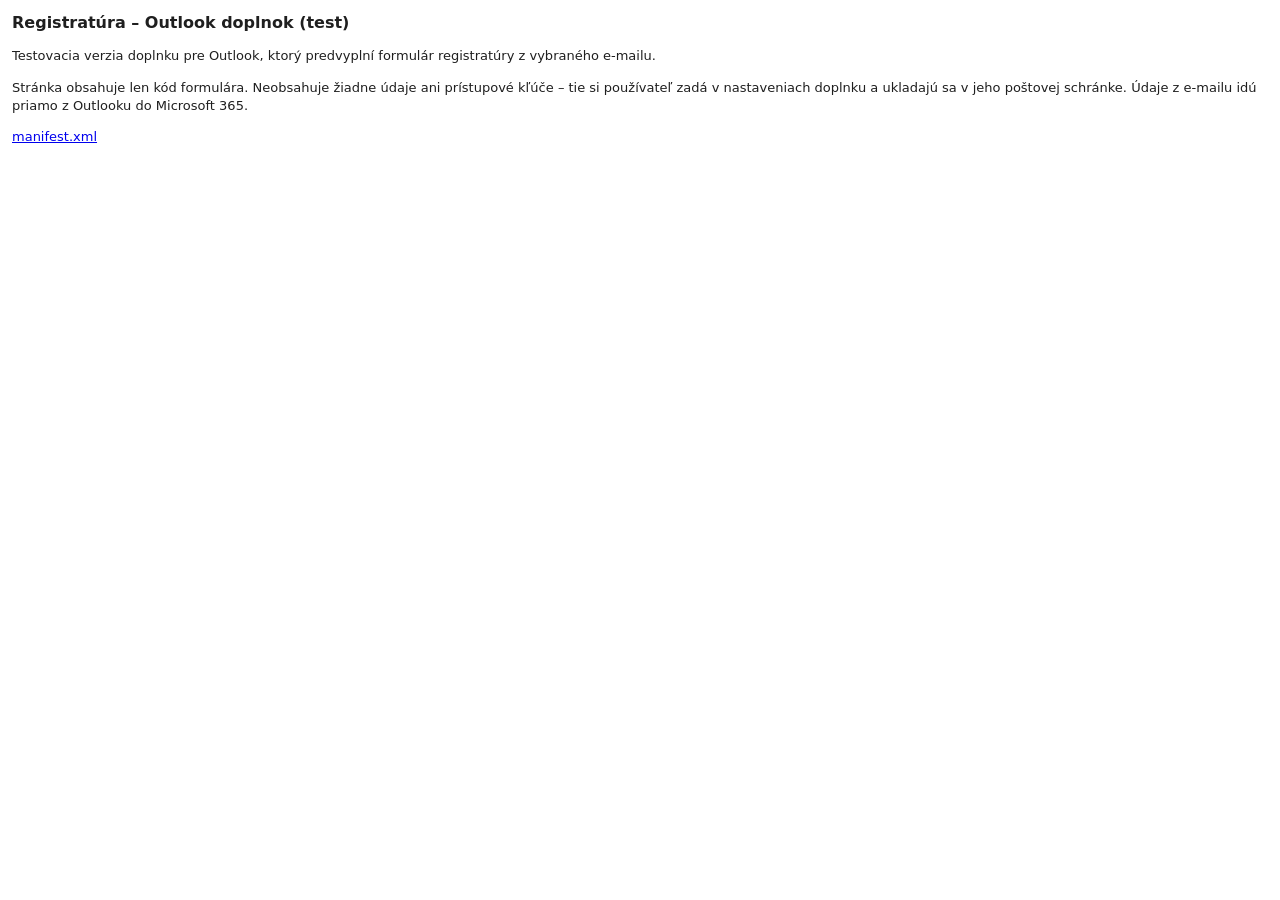
<file: registratura/index.html>
<!doctype html>
<html lang="sk">
<head>
  <meta charset="utf-8">
  <meta name="viewport" content="width=device-width, initial-scale=1">
  <title>Registratúra doplnok</title>
  <link rel="stylesheet" href="style.css">
</head>
<body>
  <h1>Registratúra – Outlook doplnok (test)</h1>
  <p>Testovacia verzia doplnku pre Outlook, ktorý predvyplní formulár registratúry z vybraného e-mailu.</p>
  <p>Stránka obsahuje len kód formulára. Neobsahuje žiadne údaje ani prístupové kľúče – tie si používateľ zadá v nastaveniach doplnku a ukladajú sa v jeho poštovej schránke. Údaje z e-mailu idú priamo z Outlooku do Microsoft 365.</p>
  <p><a href="manifest.xml" download>manifest.xml</a></p>
</body>
</html>
</file>
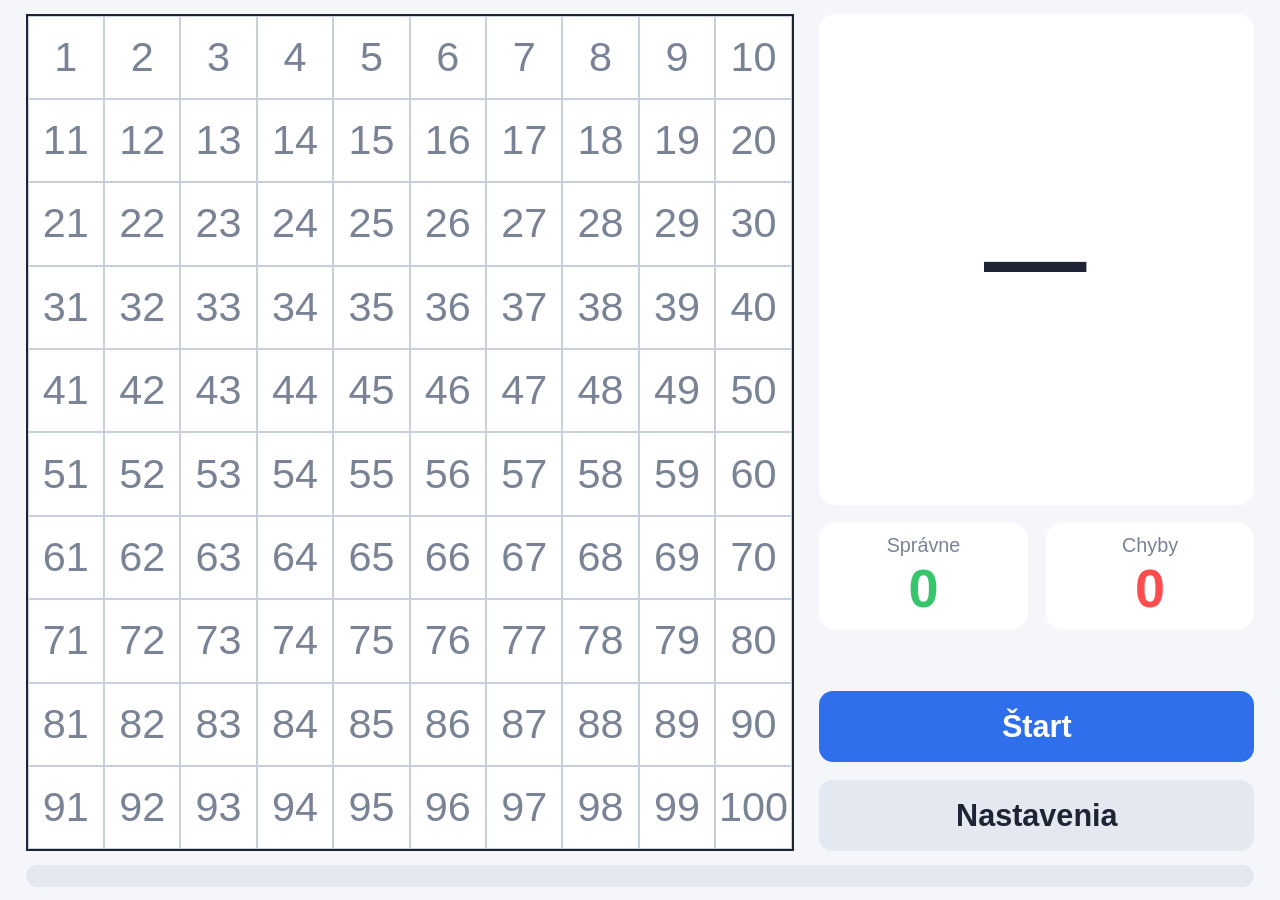
<file: matika.html>
<!doctype html>
<html lang="sk">
<head>
<meta charset="utf-8">
<meta name="viewport" content="width=device-width, initial-scale=1, user-scalable=no">
<title>Počítanie do 100</title>
<style>
  :root {
    --bg: #f4f6fa; --panel: #ffffff; --ink: #1d2433; --muted: #7a8396; --line: #c9d0dc;
    --yellow: #ffe94d; --green: #36c56a; --red: #ff4d4d; --blue: #2f6fec;
  }
  * { box-sizing: border-box; }
  html, body { margin: 0; height: 100%; background: var(--bg); color: var(--ink);
    font-family: "Segoe UI", Calibri, Arial, sans-serif; user-select: none; -webkit-user-select: none;
    touch-action: manipulation; overflow: hidden; }
  button { font: inherit; cursor: pointer; touch-action: manipulation; }

  /* ---------- hra ---------- */
  #game { display: grid; height: 100vh; padding: 1.5vh 2vw; gap: 1.5vh 2vw;
    grid-template-columns: minmax(0, 1fr) 34vw; grid-template-rows: minmax(0, 1fr) auto; }
  #grid { display: grid; grid-template-columns: repeat(10, 1fr); grid-template-rows: repeat(10, 1fr);
    gap: 0; border: 2px solid var(--ink); background: var(--panel); aspect-ratio: 1 / 1;
    max-height: 100%; max-width: 100%; justify-self: center; align-self: center; height: 100%; }
  .cell { display: flex; align-items: center; justify-content: center; border: 1px solid var(--line);
    font-size: min(4.6vh, 3.6vw); font-weight: 500; transition: background .08s; }
  .cell.op { background: var(--yellow); }
  .cell.bad { background: var(--red); color: #fff; }
  .cell.good { background: var(--green); color: #fff; }
  .cell.show { box-shadow: inset 0 0 0 5px var(--green); }
  #grid.idle .cell { color: var(--muted); }

  #side { display: flex; flex-direction: column; gap: 2vh; min-height: 0; }
  #task { flex: 1; display: flex; align-items: center; justify-content: center; background: var(--panel);
    border-radius: 16px; font-size: min(13vh, 8vw); font-weight: 600; white-space: nowrap; letter-spacing: .03em; }
  #task .q { color: var(--blue); }
  .stats { display: grid; grid-template-columns: 1fr 1fr; gap: 2vh; }
  .stat { background: var(--panel); border-radius: 16px; padding: 1.2vh 1vw; text-align: center; }
  .stat small { display: block; color: var(--muted); font-size: 2.2vh; }
  .stat b { font-size: 6vh; }
  #ok { color: var(--green); } #nok { color: var(--red); }
  #progress { color: var(--muted); font-size: 2.4vh; text-align: center; }
  .btn { border: 0; border-radius: 14px; padding: 2vh 1vw; font-size: 3.4vh; font-weight: 600;
    background: var(--blue); color: #fff; }
  .btn.ghost { background: #e3e8f1; color: var(--ink); }
  #barWrap { grid-column: 1 / -1; height: 2.4vh; background: #e3e8f1; border-radius: 99px; overflow: hidden; }
  #bar { height: 100%; width: 0; background: var(--ink); border-radius: 99px; }
  #bar.low { background: var(--red); }

  /* telefón / tablet na výšku: zadanie hore, mriežka pod ním */
  @media (orientation: portrait) {
    #game { grid-template-columns: 1fr; grid-template-rows: auto auto auto; align-content: start; padding: 1.5vh 2vw; }
    #grid { width: min(96vw, 58vh); height: auto; }
    #side { order: -1; display: grid; grid-template-columns: 1fr 1fr; gap: 1vh; }
    #task { grid-column: 1 / -1; font-size: min(9vh, 13vw); padding: 1vh 0; }
    .stats, #progress { grid-column: 1 / -1; gap: 1vh; }
    .stat { padding: .5vh 1vw; }
    .stat small { font-size: 1.6vh; }
    .stat b { font-size: 3.6vh; }
    #progress { font-size: 1.8vh; }
    .btn { order: 5; font-size: 2.4vh; padding: 1.4vh 1vw; }
    #barWrap { height: 1.6vh; }
    .cell { font-size: min(3.8vh, 4.6vw); }
  }

  /* ---------- prekryvy ---------- */
  .overlay { position: fixed; inset: 0; background: rgba(20, 26, 38, .55); display: flex;
    align-items: center; justify-content: center; padding: 16px; }
  .overlay[hidden] { display: none; }
  .card { background: var(--panel); border-radius: 18px; padding: 24px 28px; width: min(900px, 100%);
    max-height: 100%; overflow: auto; user-select: text; }
  .card h2 { margin: 0 0 12px; }
  fieldset { border: 1px solid var(--line); border-radius: 12px; margin: 0 0 12px; padding: 10px 14px; }
  legend { font-weight: 600; padding: 0 6px; }
  .row { display: flex; flex-wrap: wrap; gap: 8px 18px; align-items: center; margin: 6px 0; }
  .row label { display: flex; align-items: center; gap: 6px; }
  input[type=number] { width: 4.5em; font: inherit; padding: 4px 6px; border: 1px solid var(--line); border-radius: 8px; }
  input[type=checkbox] { width: 22px; height: 22px; }
  .opgrid { display: grid; grid-template-columns: repeat(auto-fit, minmax(250px, 1fr)); gap: 12px; }
  .opgrid fieldset { margin: 0; }
  .hint { color: var(--muted); font-size: .9em; }
  .actions { display: flex; gap: 12px; justify-content: flex-end; margin-top: 14px; flex-wrap: wrap; }
  .actions .btn { font-size: 20px; padding: 12px 22px; }
  table { border-collapse: collapse; width: 100%; font-size: .95em; }
  td, th { padding: 4px 8px; border-bottom: 1px solid var(--line); text-align: left; }
  .big { font-size: 28px; margin: 6px 0 14px; }
  .err { color: var(--red); font-weight: 600; }
</style>
</head>
<body>

<div id="game">
  <div id="grid" class="idle"></div>
  <div id="side">
    <div id="task">—</div>
    <div class="stats">
      <div class="stat"><small>Správne</small><b id="ok">0</b></div>
      <div class="stat"><small>Chyby</small><b id="nok">0</b></div>
    </div>
    <div id="progress">&nbsp;</div>
    <button id="startBtn" class="btn">Štart</button>
    <button id="setBtn" class="btn ghost">Nastavenia</button>
  </div>
  <div id="barWrap"><div id="bar"></div></div>
</div>

<!-- nastavenia -->
<div id="settings" class="overlay" hidden>
  <div class="card">
    <h2>Nastavenia</h2>
    <div class="opgrid">
      <fieldset>
        <legend><label><input type="checkbox" id="mulOn"> Násobenie ( . )</label></legend>
        <div class="row">1. činiteľ od <input type="number" id="mulAmin"> do <input type="number" id="mulAmax"></div>
        <div class="row">2. činiteľ od <input type="number" id="mulBmin"> do <input type="number" id="mulBmax"></div>
        <div class="row"><label><input type="checkbox" id="mulSwap"> náhodne prehodiť poradie</label></div>
      </fieldset>
      <fieldset>
        <legend><label><input type="checkbox" id="divOn"> Delenie ( : )</label></legend>
        <div class="row">deliteľ od <input type="number" id="divDmin"> do <input type="number" id="divDmax"></div>
        <div class="row">výsledok od <input type="number" id="divQmin"> do <input type="number" id="divQmax"></div>
      </fieldset>
      <fieldset>
        <legend><label><input type="checkbox" id="addOn"> Sčítanie ( + )</label></legend>
        <div class="row">sčítance od <input type="number" id="addMin"> do <input type="number" id="addMax"></div>
        <div class="row"><label><input type="checkbox" id="addNoCarry"> bez prechodu cez desiatku</label></div>
      </fieldset>
      <fieldset>
        <legend><label><input type="checkbox" id="subOn"> Odčítanie ( − )</label></legend>
        <div class="row">čísla od <input type="number" id="subMin"> do <input type="number" id="subMax"></div>
        <div class="row"><label><input type="checkbox" id="subNoCarry"> bez prechodu cez desiatku</label></div>
      </fieldset>
    </div>
    <fieldset style="margin-top:12px">
      <legend>Všeobecné</legend>
      <div class="row">
        <label>výsledok od <input type="number" id="resMin"> do <input type="number" id="resMax"></label>
        <label>počet príkladov <input type="number" id="count"></label>
        <label>čas na príklad (s) <input type="number" id="timeout"></label>
      </div>
      <div class="row">
        <label><input type="checkbox" id="highlight"> vyznačiť čísla zo zadania (žltá)</label>
        <label><input type="checkbox" id="showAnswer"> po vypršaní času ukázať správny výsledok</label>
        <label><input type="checkbox" id="sound"> zvuky</label>
      </div>
      <div class="hint" id="poolInfo"></div>
    </fieldset>
    <fieldset>
      <legend>Posledné výsledky</legend>
      <div id="history" class="hint">zatiaľ žiadne</div>
    </fieldset>
    <div class="actions">
      <button class="btn ghost" id="resetSet">Predvolené</button>
      <button class="btn" id="saveSet">Uložiť</button>
    </div>
  </div>
</div>

<!-- koniec kola -->
<div id="result" class="overlay" hidden>
  <div class="card">
    <h2>Hotovo! 🎉</h2>
    <div class="big" id="resSummary"></div>
    <div id="resMistakes"></div>
    <div class="actions">
      <button class="btn ghost" id="resClose">Zavrieť</button>
      <button class="btn" id="resAgain">Znova</button>
    </div>
  </div>
</div>

<script>
const DEFAULTS = {
  mulOn: true,  mulAmin: 2, mulAmax: 10, mulBmin: 2, mulBmax: 10, mulSwap: true,
  divOn: true,  divDmin: 2, divDmax: 10, divQmin: 2, divQmax: 10,
  addOn: false, addMin: 1, addMax: 99, addNoCarry: false,
  subOn: false, subMin: 1, subMax: 100, subNoCarry: false,
  resMin: 1, resMax: 100, count: 150, timeout: 35,
  highlight: true, showAnswer: true, sound: true,
};
const $ = id => document.getElementById(id);
const store = {
  get(k, d) { try { const v = localStorage.getItem(k); return v ? JSON.parse(v) : d; } catch { return d; } },
  set(k, v) { try { localStorage.setItem(k, JSON.stringify(v)); } catch {} },
};
let cfg = { ...DEFAULTS, ...store.get('matika.cfg', {}) };

// ---------- mriežka ----------
const cells = [];
for (let n = 1; n <= 100; n++) {
  const c = document.createElement('div');
  c.className = 'cell'; c.textContent = n; c.dataset.n = n;
  $('grid').appendChild(c); cells[n] = c;
}
const clearCells = () => cells.forEach(c => c && (c.className = 'cell'));
const mark = (n, cls) => { if (n >= 1 && n <= 100) cells[n].classList.add(cls); };

// ---------- generovanie príkladov ----------
// Pre každú operáciu vyrobíme zoznam všetkých povolených príkladov a z neho losujeme,
// takže sa nikdy nezacyklíme ako pri náhodnom skúšaní.
function buildPools(c) {
  const okRes = r => r >= Math.max(1, c.resMin) && r <= Math.min(100, c.resMax);
  const range = (a, b) => { const out = []; for (let i = a; i <= b; i++) out.push(i); return out; };
  const pools = [];
  if (c.mulOn) {
    const p = [];
    for (const a of range(c.mulAmin, c.mulAmax)) for (const b of range(c.mulBmin, c.mulBmax))
      if (okRes(a * b)) p.push({ a, b, op: '.', r: a * b, swap: c.mulSwap });
    pools.push(p);
  }
  if (c.divOn) {
    const p = [];
    for (const d of range(Math.max(1, c.divDmin), c.divDmax)) for (const q of range(c.divQmin, c.divQmax))
      if (d * q <= 100 && okRes(q)) p.push({ a: d * q, b: d, op: ':', r: q });
    pools.push(p);
  }
  if (c.addOn) {
    const p = [];
    for (const a of range(c.addMin, c.addMax)) for (const b of range(c.addMin, c.addMax))
      if (okRes(a + b) && !(c.addNoCarry && (a % 10) + (b % 10) >= 10)) p.push({ a, b, op: '+', r: a + b });
    pools.push(p);
  }
  if (c.subOn) {
    const p = [];
    for (const a of range(c.subMin, c.subMax)) for (const b of range(c.subMin, c.subMax))
      if (okRes(a - b) && !(c.subNoCarry && (a % 10) < (b % 10))) p.push({ a, b, op: '−', r: a - b });
    pools.push(p);
  }
  return pools.filter(p => p.length);
}
const rnd = n => Math.floor(Math.random() * n);
function nextTask(pools, last) {
  for (let i = 0; i < 20; i++) {
    const pool = pools[rnd(pools.length)];
    let t = { ...pool[rnd(pool.length)] };
    if (t.swap && Math.random() < 0.5) t = { ...t, a: t.b, b: t.a };
    if (!last || t.a !== last.a || t.b !== last.b || t.op !== last.op) return t;
  }
  const pool = pools[0]; return { ...pool[rnd(pool.length)] };
}

// ---------- zvuky ----------
let audio;
function beep(freq, dur, type = 'sine') {
  if (!cfg.sound) return;
  try {
    audio = audio || new AudioContext();
    const o = audio.createOscillator(), g = audio.createGain();
    o.type = type; o.frequency.value = freq; o.connect(g); g.connect(audio.destination);
    g.gain.setValueAtTime(0.15, audio.currentTime);
    g.gain.exponentialRampToValueAtTime(0.001, audio.currentTime + dur);
    o.start(); o.stop(audio.currentTime + dur);
  } catch {}
}
const sndGood = () => { beep(660, .12); setTimeout(() => beep(880, .18), 110); };
const sndBad = () => beep(180, .25, 'square');

// ---------- hra ----------
let game = null;   // {pools, task, ok, nok, n, start, taskStart, locked, mistakes, hadError}
let raf = 0;

function updateStats() {
  $('ok').textContent = game ? game.ok : 0;
  $('nok').textContent = game ? game.nok : 0;
  $('progress').textContent = game ? `príklad ${Math.min(game.ok + 1, cfg.count)} z ${cfg.count}` : ' ';
}

function startGame() {
  const pools = buildPools(cfg);
  if (!pools.length) { alert('S týmito nastaveniami nevznikne žiadny príklad. Uprav nastavenia.'); openSettings(); return; }
  game = { pools, task: null, ok: 0, nok: 0, start: Date.now(), locked: false, mistakes: [] };
  $('grid').classList.remove('idle');
  $('startBtn').textContent = 'Stop';
  updateStats();
  showTask();
}

function stopGame(finished) {
  cancelAnimationFrame(raf);
  if (finished && game) showResult();
  game = null;
  clearCells();
  $('grid').classList.add('idle');
  $('task').textContent = '—';
  $('bar').style.width = '0';
  $('startBtn').textContent = 'Štart';
  updateStats();
}

function showTask() {
  const g = game;
  g.task = nextTask(g.pools, g.task);
  g.hadError = false; g.locked = false;
  clearCells();
  if (cfg.highlight) { mark(g.task.a, 'op'); mark(g.task.b, 'op'); }
  $('task').innerHTML = `${g.task.a} ${g.task.op} ${g.task.b} = <span class="q">?</span>`;
  g.taskStart = performance.now();
  tick();
}

function tick() {
  cancelAnimationFrame(raf);
  const loop = () => {
    if (!game || game.locked) return;
    const left = 1 - (performance.now() - game.taskStart) / (cfg.timeout * 1000);
    $('bar').style.width = Math.max(0, left * 100) + '%';
    $('bar').classList.toggle('low', left < 0.25);
    if (left <= 0) return timeUp();
    raf = requestAnimationFrame(loop);
  };
  loop();
}

function finishTask(delay) {
  game.locked = true;
  cancelAnimationFrame(raf);
  setTimeout(() => {
    if (!game) return;
    if (game.ok >= cfg.count) stopGame(true); else showTask();
  }, delay);
}

function timeUp() {
  const g = game, t = g.task;
  g.nok++; g.mistakes.push({ ...t, how: 'čas vypršal' });
  sndBad(); updateStats();
  if (cfg.showAnswer) {
    mark(t.r, 'show');
    $('task').innerHTML = `${t.a} ${t.op} ${t.b} = <span style="color:var(--green)">${t.r}</span>`;
  }
  finishTask(cfg.showAnswer ? 2000 : 500);
}

function pick(n) {
  const g = game;
  if (!g || g.locked) return;
  const t = g.task;
  if (n === t.r) {
    g.ok++;
    if (g.hadError) g.mistakes.push({ ...t, how: 'nakoniec správne' });
    cells.forEach(c => c && c.classList.remove('bad'));
    mark(n, 'good');
    $('task').innerHTML = `${t.a} ${t.op} ${t.b} = <span style="color:var(--green)">${t.r}</span>`;
    sndGood(); updateStats();
    finishTask(500);
  } else {
    if (cells[n].classList.contains('bad')) return;   // to isté zlé číslo počítame len raz
    g.nok++; g.hadError = true;
    cells.forEach(c => c && c.classList.remove('bad'));
    mark(n, 'bad');
    sndBad(); updateStats();
  }
}

$('grid').addEventListener('pointerdown', e => {
  const c = e.target.closest('.cell');
  if (c) { e.preventDefault(); pick(+c.dataset.n); }
});
$('startBtn').addEventListener('click', () => game ? stopGame(false) : startGame());

// ---------- výsledok a história ----------
function showResult() {
  const g = game, secs = Math.round((Date.now() - g.start) / 1000);
  const mm = Math.floor(secs / 60), ss = String(secs % 60).padStart(2, '0');
  $('resSummary').innerHTML = `Správne: <b style="color:var(--green)">${g.ok}</b> &nbsp; Chyby: <b style="color:var(--red)">${g.nok}</b> &nbsp; Čas: <b>${mm}:${ss}</b>`;
  const seen = new Map();
  for (const m of g.mistakes) {
    const k = `${m.a} ${m.op} ${m.b} = ${m.r}`;
    seen.set(k, (seen.get(k) || 0) + 1);
  }
  $('resMistakes').innerHTML = seen.size
    ? '<b>Príklady na zopakovanie:</b><table>' +
      [...seen].map(([k, n]) => `<tr><td>${k}</td><td class="err">${n > 1 ? n + '×' : ''}</td></tr>`).join('') + '</table>'
    : '<p>Bez jedinej chyby! ⭐</p>';
  const hist = store.get('matika.hist', []);
  hist.unshift({ d: new Date().toISOString(), ok: g.ok, nok: g.nok, s: secs,
    ops: ['mul', 'div', 'add', 'sub'].filter(o => cfg[o + 'On']).map(o => ({ mul: '.', div: ':', add: '+', sub: '−' })[o]).join(' ') });
  store.set('matika.hist', hist.slice(0, 50));
  $('result').hidden = false;
}
$('resClose').addEventListener('click', () => $('result').hidden = true);
$('resAgain').addEventListener('click', () => { $('result').hidden = true; startGame(); });

function renderHistory() {
  const h = store.get('matika.hist', []);
  if (!h.length) return;
  $('history').innerHTML = '<table><tr><th>Dátum</th><th>Príklady</th><th>Správne</th><th>Chyby</th><th>Čas</th></tr>' +
    h.slice(0, 10).map(r => {
      const d = new Date(r.d);
      return `<tr><td>${d.toLocaleDateString('sk')} ${d.toLocaleTimeString('sk', { hour: '2-digit', minute: '2-digit' })}</td>` +
        `<td>${r.ops || ''}</td><td>${r.ok}</td><td>${r.nok}</td><td>${Math.floor(r.s / 60)}:${String(r.s % 60).padStart(2, '0')}</td></tr>`;
    }).join('') + '</table>';
}

// ---------- nastavenia ----------
const fields = Object.keys(DEFAULTS);
function fillForm(c) {
  for (const k of fields) {
    const el = $(k);
    if (el.type === 'checkbox') el.checked = c[k]; else el.value = c[k];
  }
  updatePoolInfo();
}
function readForm() {
  const c = {};
  for (const k of fields) {
    const el = $(k);
    c[k] = el.type === 'checkbox' ? el.checked : (parseInt(el.value, 10) || 0);
  }
  c.count = Math.max(1, c.count); c.timeout = Math.max(1, c.timeout);
  return c;
}
function updatePoolInfo() {
  const n = buildPools(readForm()).reduce((s, p) => s + p.length, 0);
  $('poolInfo').innerHTML = n ? `Počet rôznych príkladov: ${n}` : '<span class="err">S týmito nastaveniami nevznikne žiadny príklad.</span>';
}
function openSettings() {
  if (game) stopGame(false);
  fillForm(cfg); renderHistory();
  $('settings').hidden = false;
}
$('settings').addEventListener('input', updatePoolInfo);
$('setBtn').addEventListener('click', openSettings);
$('resetSet').addEventListener('click', () => fillForm(DEFAULTS));
$('saveSet').addEventListener('click', () => {
  cfg = readForm(); store.set('matika.cfg', cfg);
  $('settings').hidden = true;
});

updateStats();
</script>
</body>
</html>
</file>
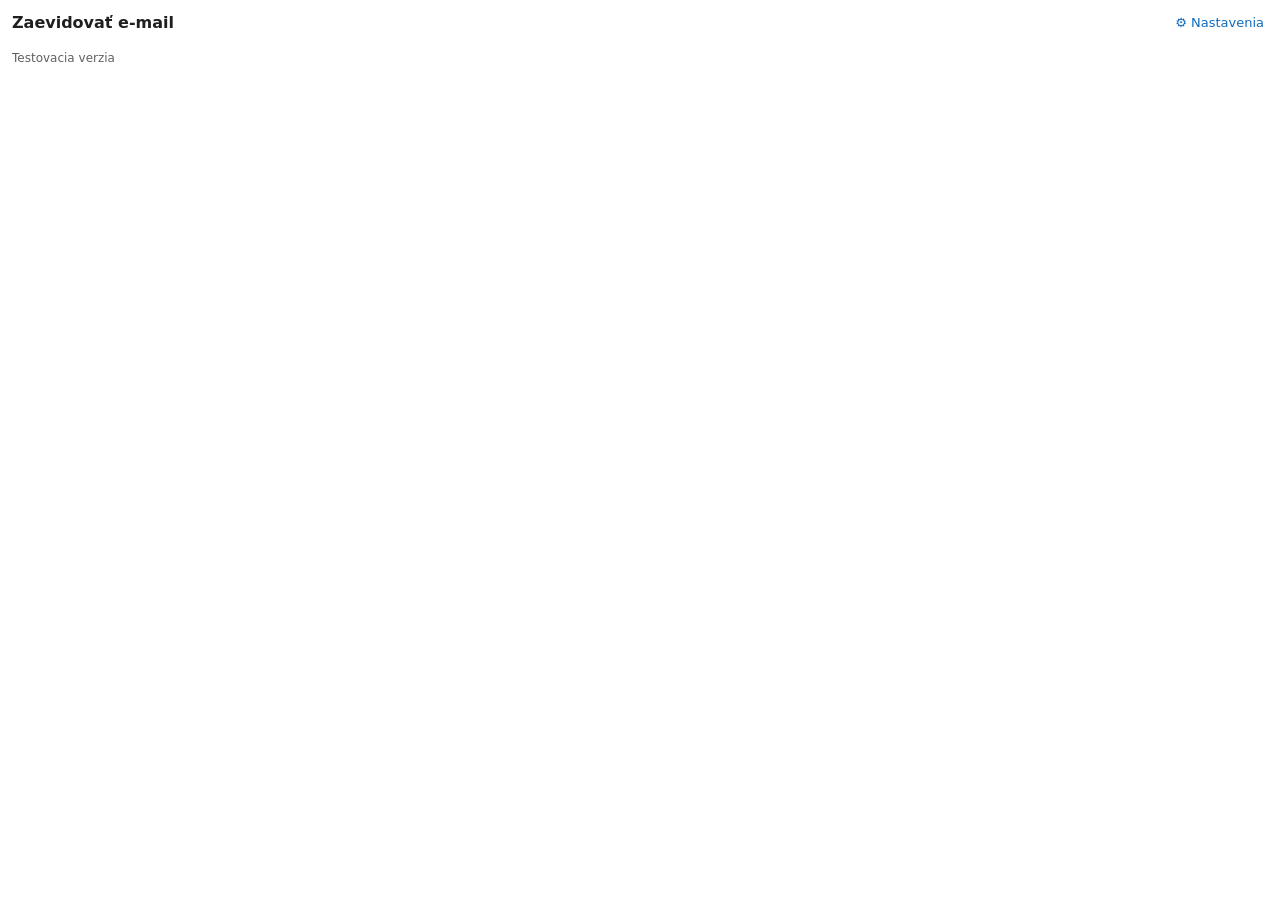
<file: registratura/taskpane.html>
<!doctype html>
<html lang="sk">
<head>
  <meta charset="utf-8">
  <meta name="viewport" content="width=device-width, initial-scale=1">
  <title>Registratúra</title>
  <script src="https://appsforoffice.microsoft.com/lib/1/hosted/office.js"></script>
  <link rel="stylesheet" href="style.css">
</head>
<body>
  <header>
    <h1>Zaevidovať e-mail</h1>
    <button id="btnSettings" class="link" title="Nastavenia">⚙ Nastavenia</button>
  </header>

  <div id="msg" class="msg" hidden></div>

  <!-- Nastavenia: URL flowu a kľúč sa ukladajú do roamingSettings používateľa, nie do kódu -->
  <section id="settings" hidden>
    <h2>Nastavenia</h2>
    <p class="hint">Údaje dostaneš od správcu registratúry. Uložia sa len v tvojej poštovej schránke.</p>
    <label>Adresa flowu (HTTP POST URL)
      <input id="setUrl" type="url" autocomplete="off" spellcheck="false">
    </label>
    <label>Kľúč
      <input id="setKey" type="password" autocomplete="off">
    </label>
    <div class="row">
      <button id="btnSaveSettings" class="primary">Uložiť</button>
      <button id="btnCancelSettings">Zrušiť</button>
    </div>
  </section>

  <form id="form" hidden autocomplete="off">
    <label>Smer
      <select id="fSmer">
        <option value="doručený">doručený</option>
        <option value="odoslaný">odoslaný</option>
      </select>
    </label>

    <label>Emailová adresa <span class="req">*</span>
      <input id="fEmail" required>
    </label>

    <label>Adresa (organizácia)
      <input id="fAdresa">
    </label>

    <label>Predmet
      <input id="fPredmet">
    </label>

    <label>Značka
      <input id="fZnackaFilter" type="search" placeholder="Hľadať značku… (napr. AAK alebo audit)">
    </label>
    <select id="fZnacka" size="6"></select>
    <div class="row small">
      <span id="znackaInfo" class="hint"></span>
      <button type="button" id="btnReloadZnacky" class="link" title="Načítať číselník znova">↻</button>
    </div>

    <label>Pridelené (e-mail)
      <input id="fPridelene" type="email">
    </label>

    <label>Poznámka
      <textarea id="fPoznamka" rows="2"></textarea>
    </label>

    <label class="check" id="emlWrap">
      <input id="fEml" type="checkbox" checked> Priložiť e-mail ako .eml
    </label>

    <div class="row">
      <button id="btnSubmit" type="submit" class="primary">Zaevidovať</button>
    </div>
  </form>

  <section id="done" hidden>
    <p class="big">Zaevidované ako <strong id="doneCislo"></strong></p>
    <p><a id="doneLink" href="#" target="_blank" rel="noopener">Otvoriť záznam</a></p>
  </section>

  <footer class="hint">Testovacia verzia</footer>

  <script src="taskpane.js"></script>
</body>
</html>
</file>
<file: registratura/style.css>
:root {
  --fg: #1f1f1f; --muted: #616161; --bg: #ffffff; --line: #d1d1d1;
  --accent: #0f6cbd; --accent-fg: #ffffff; --ok-bg: #dff6dd; --err-bg: #fde7e9;
}
@media (prefers-color-scheme: dark) {
  :root { --fg: #f0f0f0; --muted: #adadad; --bg: #1f1f1f; --line: #4a4a4a;
          --accent: #479ef5; --accent-fg: #0a0a0a; --ok-bg: #1d3b1b; --err-bg: #4a1c20; }
}
* { box-sizing: border-box; }
body { margin: 0; padding: 12px; font: 13px/1.4 "Segoe UI", system-ui, sans-serif; color: var(--fg); background: var(--bg); }
header { display: flex; justify-content: space-between; align-items: center; margin-bottom: 8px; }
h1 { font-size: 16px; margin: 0; }
h2 { font-size: 14px; margin: 0 0 6px; }
label { display: block; margin: 8px 0 2px; font-weight: 600; }
label.check { font-weight: 400; display: flex; gap: 6px; align-items: center; }
input, select, textarea { width: 100%; padding: 5px 6px; margin-top: 2px; font: inherit; color: var(--fg);
  background: var(--bg); border: 1px solid var(--line); border-radius: 4px; font-weight: 400; }
select[size] { margin-top: 4px; }
.row { display: flex; gap: 8px; align-items: center; margin-top: 10px; }
.row.small { margin-top: 2px; justify-content: space-between; }
button { font: inherit; padding: 6px 14px; border: 1px solid var(--line); border-radius: 4px; background: var(--bg); color: var(--fg); cursor: pointer; }
button.primary { background: var(--accent); color: var(--accent-fg); border-color: var(--accent); }
button.link { border: none; background: none; color: var(--accent); padding: 2px 4px; }
button:disabled { opacity: .5; cursor: default; }
.hint { color: var(--muted); font-size: 12px; }
.req { color: #c50f1f; }
.msg { padding: 8px; border-radius: 4px; margin-bottom: 8px; }
.msg.ok { background: var(--ok-bg); }
.msg.err { background: var(--err-bg); }
.big { font-size: 15px; }
footer { margin-top: 16px; }
</file>
